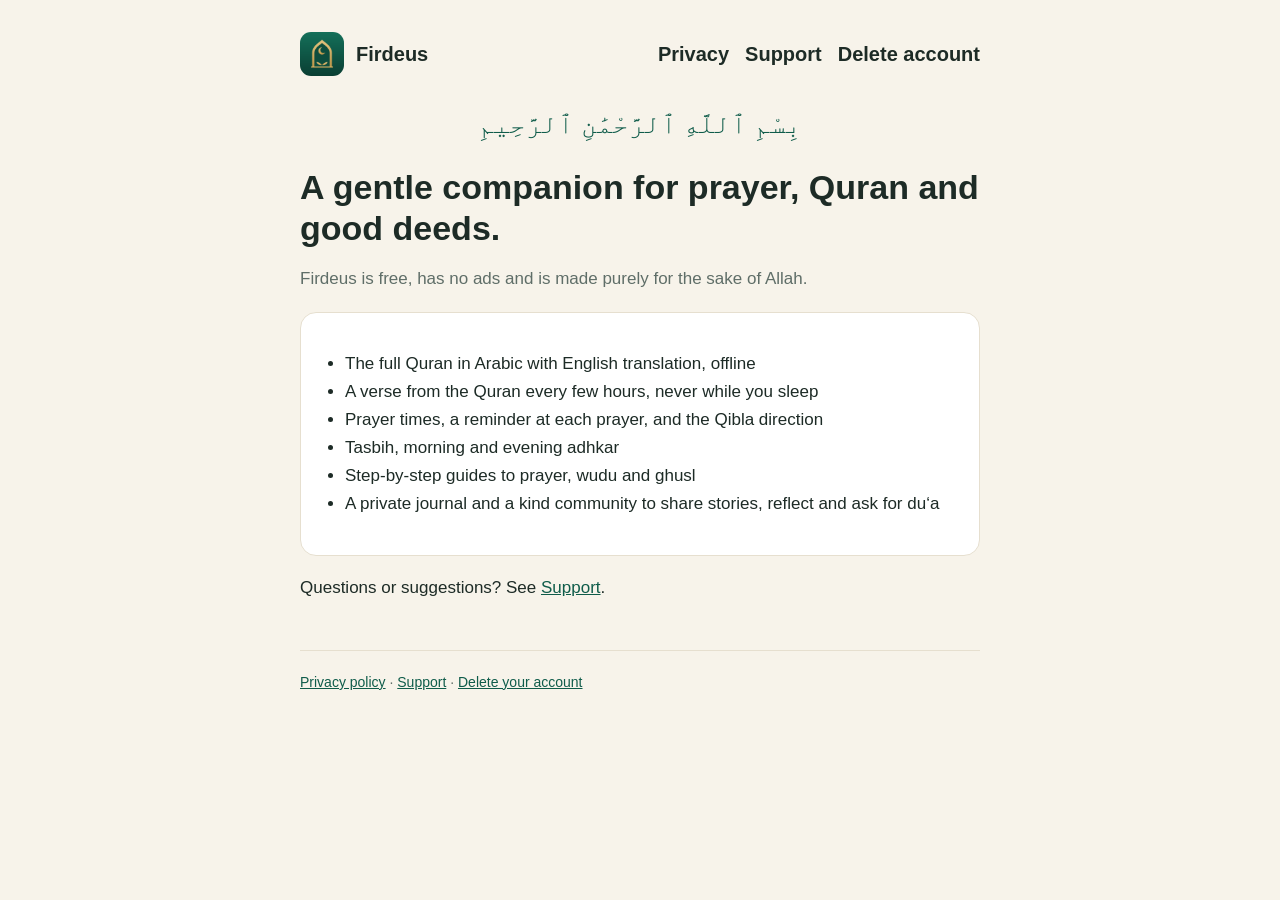
<file: index.html>
<!doctype html>
<html lang="en">
<head>
<meta charset="utf-8">
<meta name="viewport" content="width=device-width, initial-scale=1">
<title>Firdeus</title>
<meta name="description" content="Firdeus is a free, ad-free Muslim companion app: the Quran, prayer times, Qibla, dhikr and a kind community.">
<link rel="icon" href="icon.png">
<link rel="stylesheet" href="style.css">
</head>
<body>
<main>
  <header class="site">
    <img src="icon.png" alt="">
    <a href="./">Firdeus</a>
    <nav>
      <a href="privacy.html">Privacy</a>
      <a href="support.html">Support</a>
      <a href="delete-account.html">Delete account</a>
    </nav>
  </header>

  <p class="arabic">بِسْمِ ٱللَّهِ ٱلرَّحْمَٰنِ ٱلرَّحِيمِ</p>
  <h1>A gentle companion for prayer, Quran and good deeds.</h1>
  <p class="muted">Firdeus is free, has no ads and is made purely for the sake of Allah.</p>

  <div class="card">
    <ul>
      <li>The full Quran in Arabic with English translation, offline</li>
      <li>A verse from the Quran every few hours, never while you sleep</li>
      <li>Prayer times, a reminder at each prayer, and the Qibla direction</li>
      <li>Tasbih, morning and evening adhkar</li>
      <li>Step-by-step guides to prayer, wudu and ghusl</li>
      <li>A private journal and a kind community to share stories, reflect and ask for du‘a</li>
    </ul>
  </div>

  <p>Questions or suggestions? See <a href="support.html">Support</a>.</p>

  <footer>
    <a href="privacy.html">Privacy policy</a> · <a href="support.html">Support</a> · <a href="delete-account.html">Delete your account</a>
  </footer>
</main>
</body>
</html>
</file>
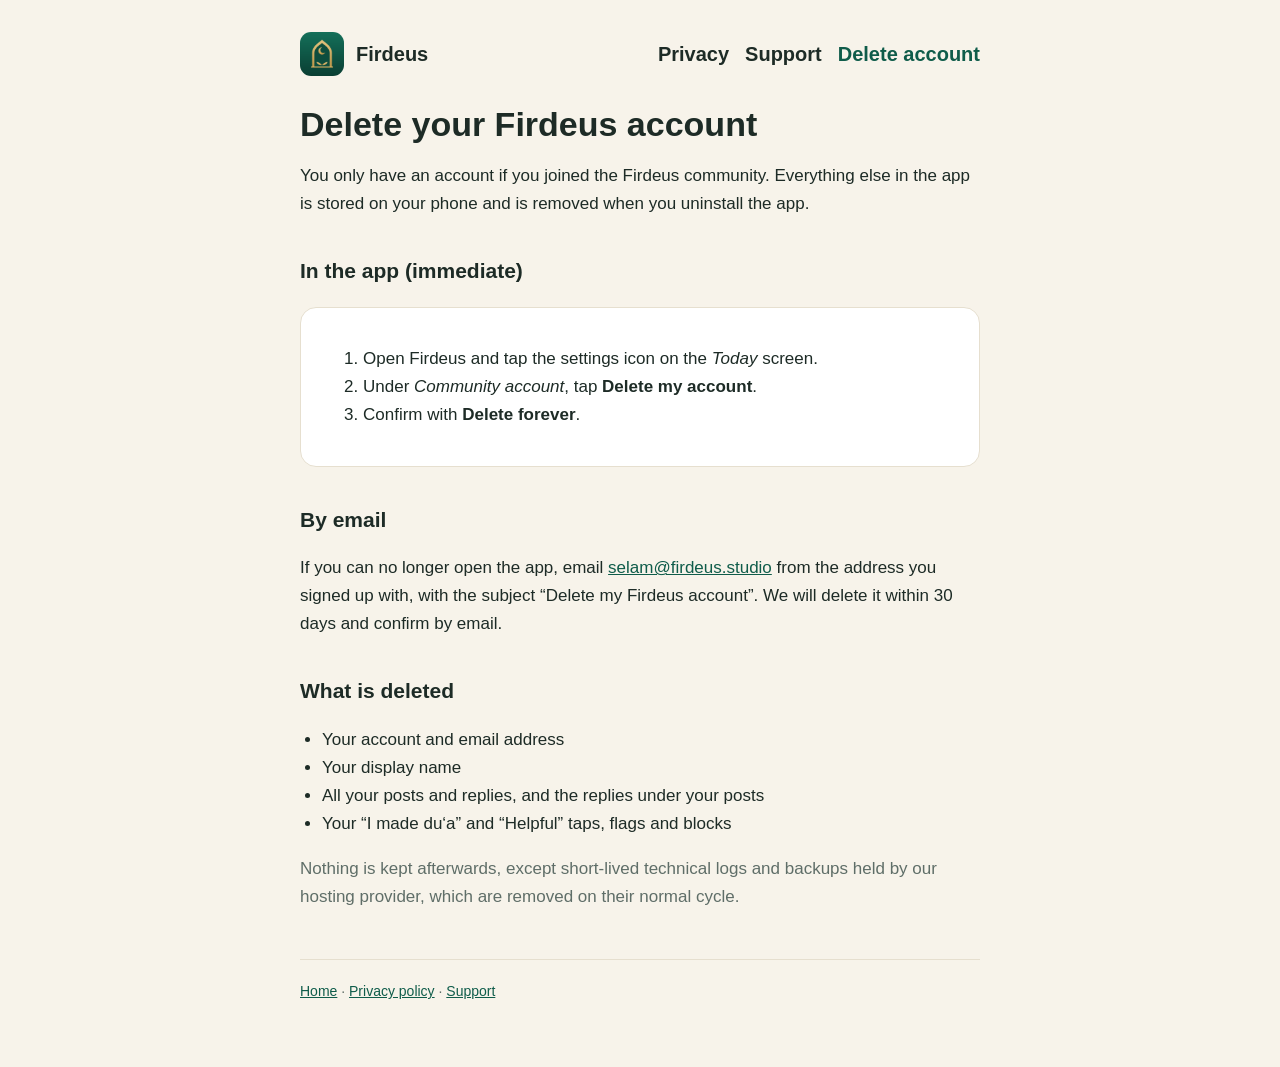
<file: delete-account.html>
<!doctype html>
<html lang="en">
<head>
<meta charset="utf-8">
<meta name="viewport" content="width=device-width, initial-scale=1">
<title>Delete Firdeus Account</title>
<meta name="description" content="How to delete your Firdeus community account and data.">
<link rel="icon" href="icon.png">
<link rel="stylesheet" href="style.css">
</head>
<body>
<main>
  <header class="site">
    <img src="icon.png" alt="">
    <a href="./">Firdeus</a>
    <nav>
      <a href="privacy.html">Privacy</a>
      <a href="support.html">Support</a>
      <a href="delete-account.html" aria-current="page">Delete account</a>
    </nav>
  </header>

  <h1>Delete your Firdeus account</h1>
  <p>You only have an account if you joined the Firdeus community. Everything else in the app is stored on your
  phone and is removed when you uninstall the app.</p>

  <h2>In the app (immediate)</h2>
  <div class="card">
    <ol>
      <li>Open Firdeus and tap the settings icon on the <em>Today</em> screen.</li>
      <li>Under <em>Community account</em>, tap <strong>Delete my account</strong>.</li>
      <li>Confirm with <strong>Delete forever</strong>.</li>
    </ol>
  </div>

  <h2>By email</h2>
  <p>If you can no longer open the app, email
  <a href="mailto:selam@firdeus.studio?subject=Delete%20my%20Firdeus%20account">selam@firdeus.studio</a>
  from the address you signed up with, with the subject “Delete my Firdeus account”. We will delete it within
  30 days and confirm by email.</p>

  <h2>What is deleted</h2>
  <ul>
    <li>Your account and email address</li>
    <li>Your display name</li>
    <li>All your posts and replies, and the replies under your posts</li>
    <li>Your “I made du‘a” and “Helpful” taps, flags and blocks</li>
  </ul>
  <p class="muted">Nothing is kept afterwards, except short-lived technical logs and backups held by our hosting
  provider, which are removed on their normal cycle.</p>

  <footer>
    <a href="./">Home</a> · <a href="privacy.html">Privacy policy</a> · <a href="support.html">Support</a>
  </footer>
</main>
</body>
</html>
</file>
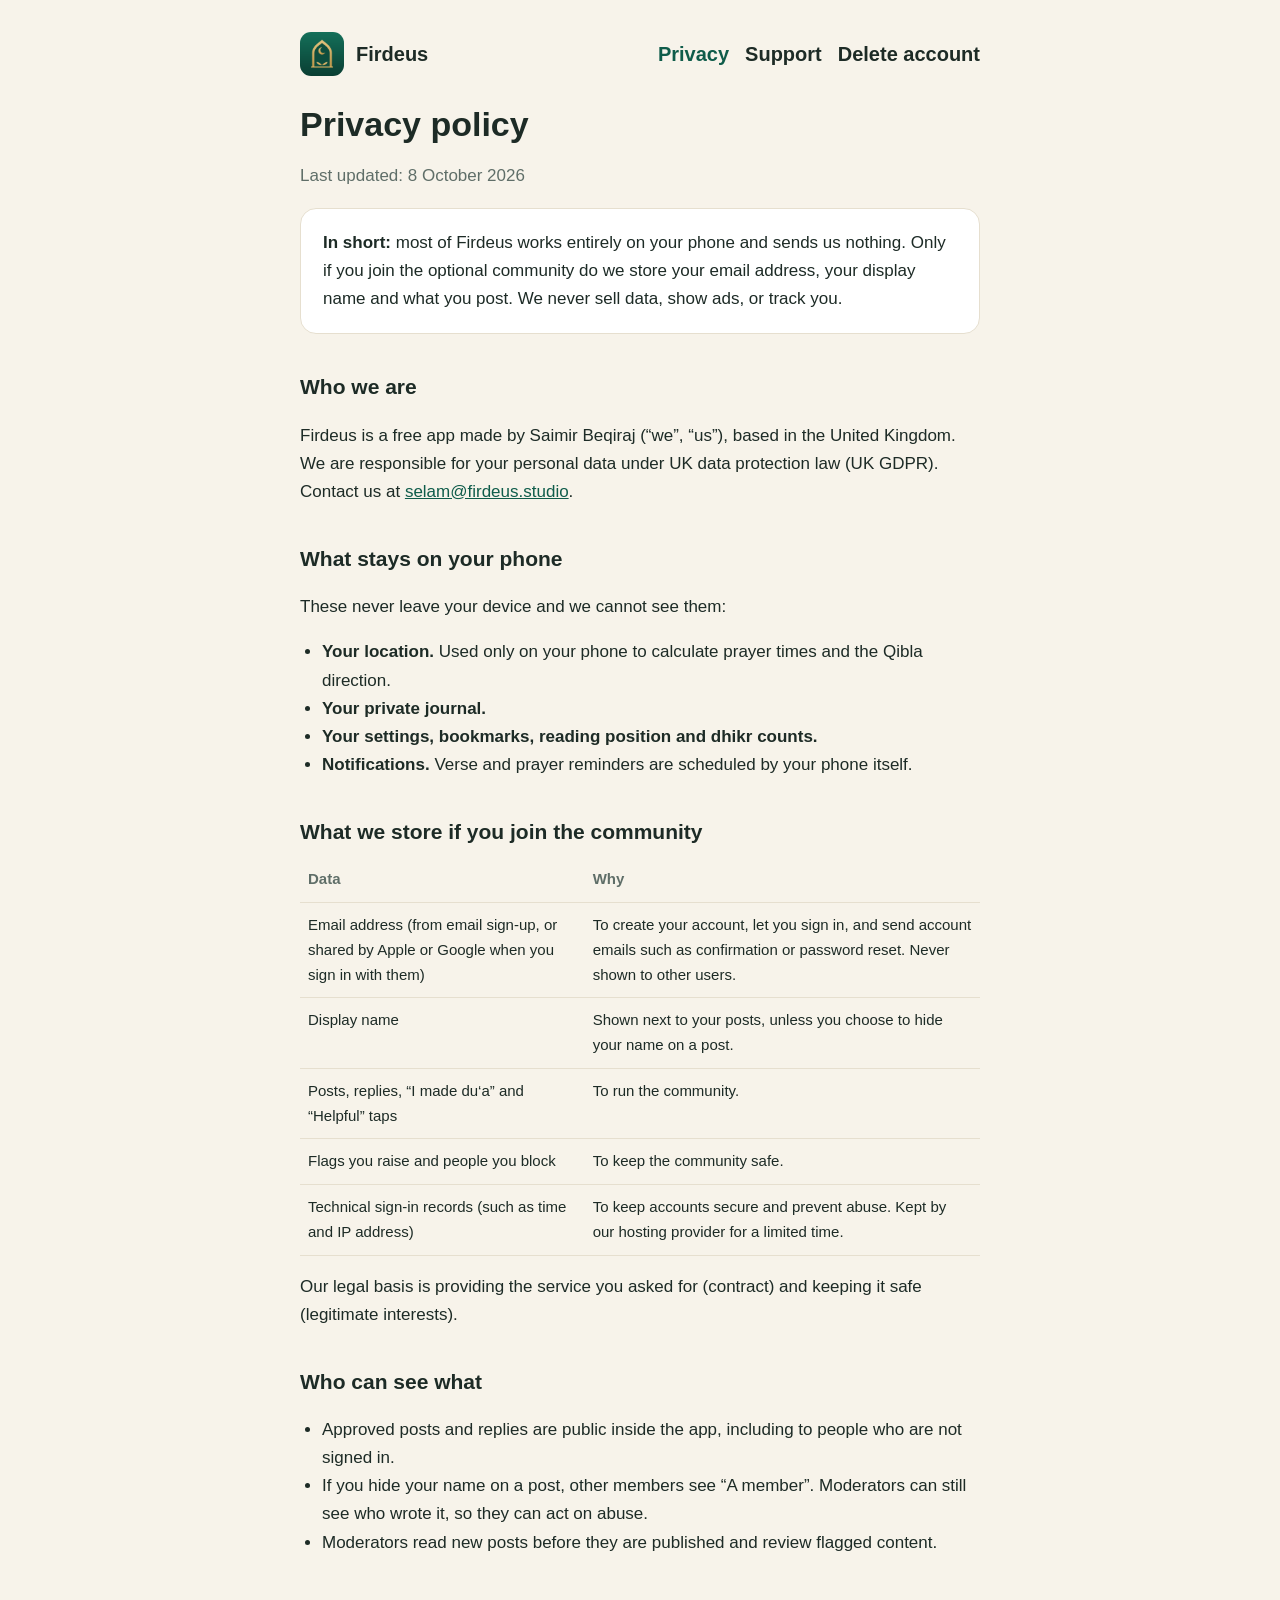
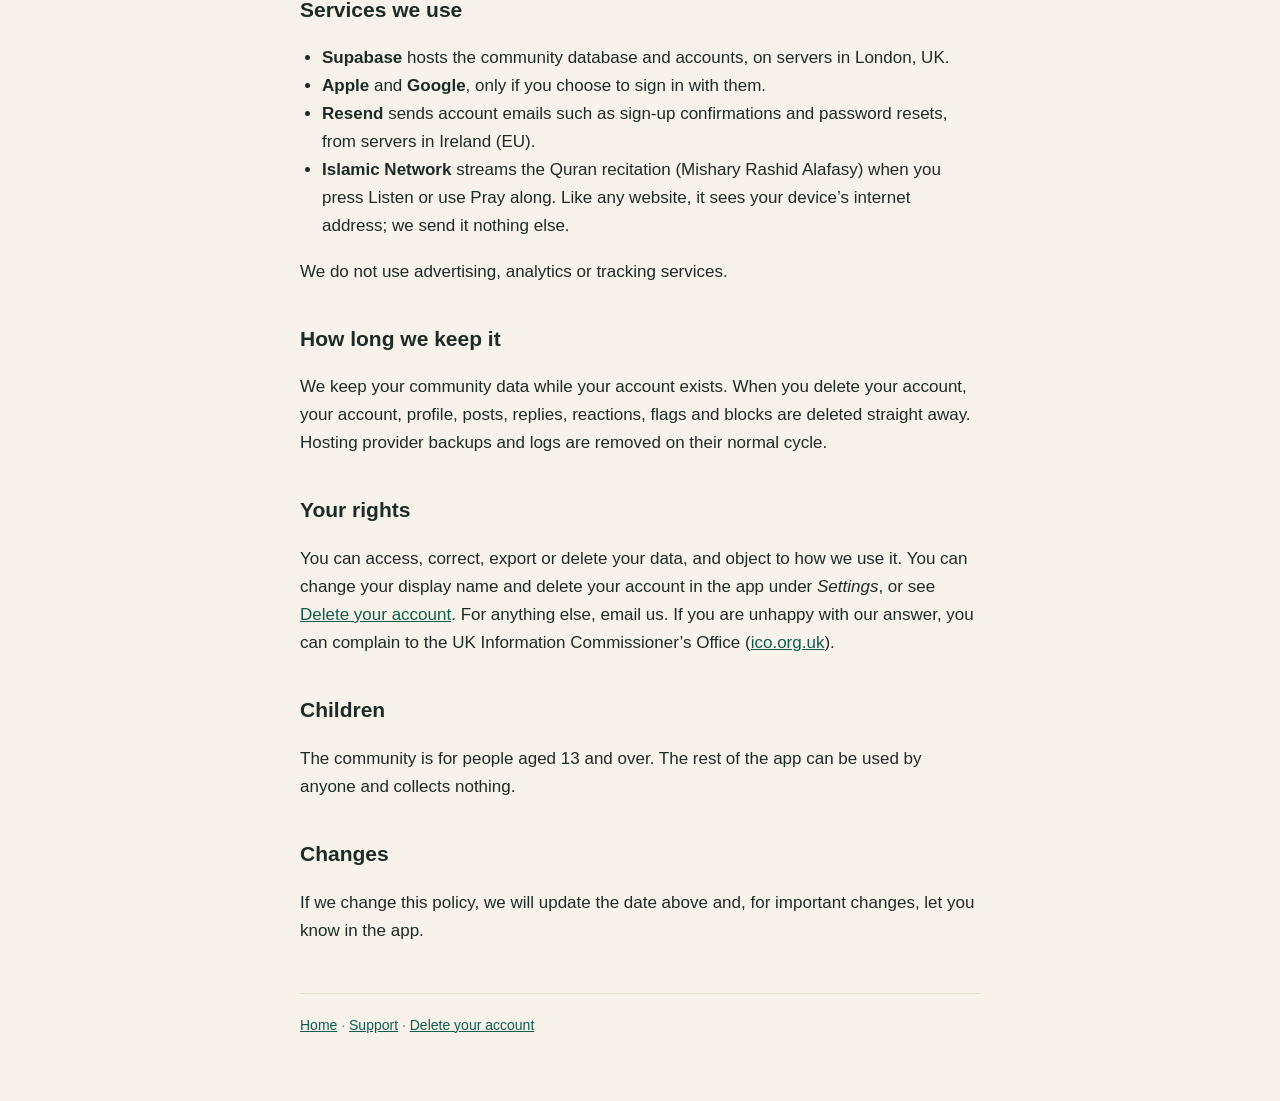
<file: privacy.html>
<!doctype html>
<html lang="en">
<head>
<meta charset="utf-8">
<meta name="viewport" content="width=device-width, initial-scale=1">
<title>Firdeus Privacy</title>
<meta name="description" content="How the Firdeus app handles your data.">
<link rel="icon" href="icon.png">
<link rel="stylesheet" href="style.css">
</head>
<body>
<main>
  <header class="site">
    <img src="icon.png" alt="">
    <a href="./">Firdeus</a>
    <nav>
      <a href="privacy.html" aria-current="page">Privacy</a>
      <a href="support.html">Support</a>
      <a href="delete-account.html">Delete account</a>
    </nav>
  </header>

  <h1>Privacy policy</h1>
  <p class="muted">Last updated: 8 October 2026</p>

  <div class="card">
    <strong>In short:</strong> most of Firdeus works entirely on your phone and sends us nothing. Only if you join the
    optional community do we store your email address, your display name and what you post. We never sell data,
    show ads, or track you.
  </div>

  <h2>Who we are</h2>
  <p>Firdeus is a free app made by Saimir Beqiraj (“we”, “us”), based in the United Kingdom. We are responsible for
  your personal data under UK data protection law (UK GDPR). Contact us at
  <a href="mailto:selam@firdeus.studio">selam@firdeus.studio</a>.</p>

  <h2>What stays on your phone</h2>
  <p>These never leave your device and we cannot see them:</p>
  <ul>
    <li><strong>Your location.</strong> Used only on your phone to calculate prayer times and the Qibla direction.</li>
    <li><strong>Your private journal.</strong></li>
    <li><strong>Your settings, bookmarks, reading position and dhikr counts.</strong></li>
    <li><strong>Notifications.</strong> Verse and prayer reminders are scheduled by your phone itself.</li>
  </ul>

  <h2>What we store if you join the community</h2>
  <div class="table-wrap">
  <table>
    <tr><th>Data</th><th>Why</th></tr>
    <tr><td>Email address (from email sign-up, or shared by Apple or Google when you sign in with them)</td><td>To create your account, let you sign in, and send account emails such as confirmation or password reset. Never shown to other users.</td></tr>
    <tr><td>Display name</td><td>Shown next to your posts, unless you choose to hide your name on a post.</td></tr>
    <tr><td>Posts, replies, “I made du‘a” and “Helpful” taps</td><td>To run the community.</td></tr>
    <tr><td>Flags you raise and people you block</td><td>To keep the community safe.</td></tr>
    <tr><td>Technical sign-in records (such as time and IP address)</td><td>To keep accounts secure and prevent abuse. Kept by our hosting provider for a limited time.</td></tr>
  </table>
  </div>
  <p>Our legal basis is providing the service you asked for (contract) and keeping it safe (legitimate interests).</p>

  <h2>Who can see what</h2>
  <ul>
    <li>Approved posts and replies are public inside the app, including to people who are not signed in.</li>
    <li>If you hide your name on a post, other members see “A member”. Moderators can still see who wrote it, so they can act on abuse.</li>
    <li>Moderators read new posts before they are published and review flagged content.</li>
  </ul>

  <h2>Services we use</h2>
  <ul>
    <li><strong>Supabase</strong> hosts the community database and accounts, on servers in London, UK.</li>
    <li><strong>Apple</strong> and <strong>Google</strong>, only if you choose to sign in with them.</li>
    <li><strong>Resend</strong> sends account emails such as sign-up confirmations and password resets, from servers in Ireland (EU).</li>
    <li><strong>Islamic Network</strong> streams the Quran recitation (Mishary Rashid Alafasy) when you press Listen or use Pray along. Like any website, it sees your device’s internet address; we send it nothing else.</li>
  </ul>
  <p>We do not use advertising, analytics or tracking services.</p>

  <h2>How long we keep it</h2>
  <p>We keep your community data while your account exists. When you delete your account, your account, profile,
  posts, replies, reactions, flags and blocks are deleted straight away. Hosting provider backups and logs are
  removed on their normal cycle.</p>

  <h2>Your rights</h2>
  <p>You can access, correct, export or delete your data, and object to how we use it. You can change your display
  name and delete your account in the app under <em>Settings</em>, or see <a href="delete-account.html">Delete your
  account</a>. For anything else, email us. If you are unhappy with our answer, you can complain to the UK
  Information Commissioner’s Office (<a href="https://ico.org.uk">ico.org.uk</a>).</p>

  <h2>Children</h2>
  <p>The community is for people aged 13 and over. The rest of the app can be used by anyone and collects nothing.</p>

  <h2>Changes</h2>
  <p>If we change this policy, we will update the date above and, for important changes, let you know in the app.</p>

  <footer>
    <a href="./">Home</a> · <a href="support.html">Support</a> · <a href="delete-account.html">Delete your account</a>
  </footer>
</main>
</body>
</html>
</file>
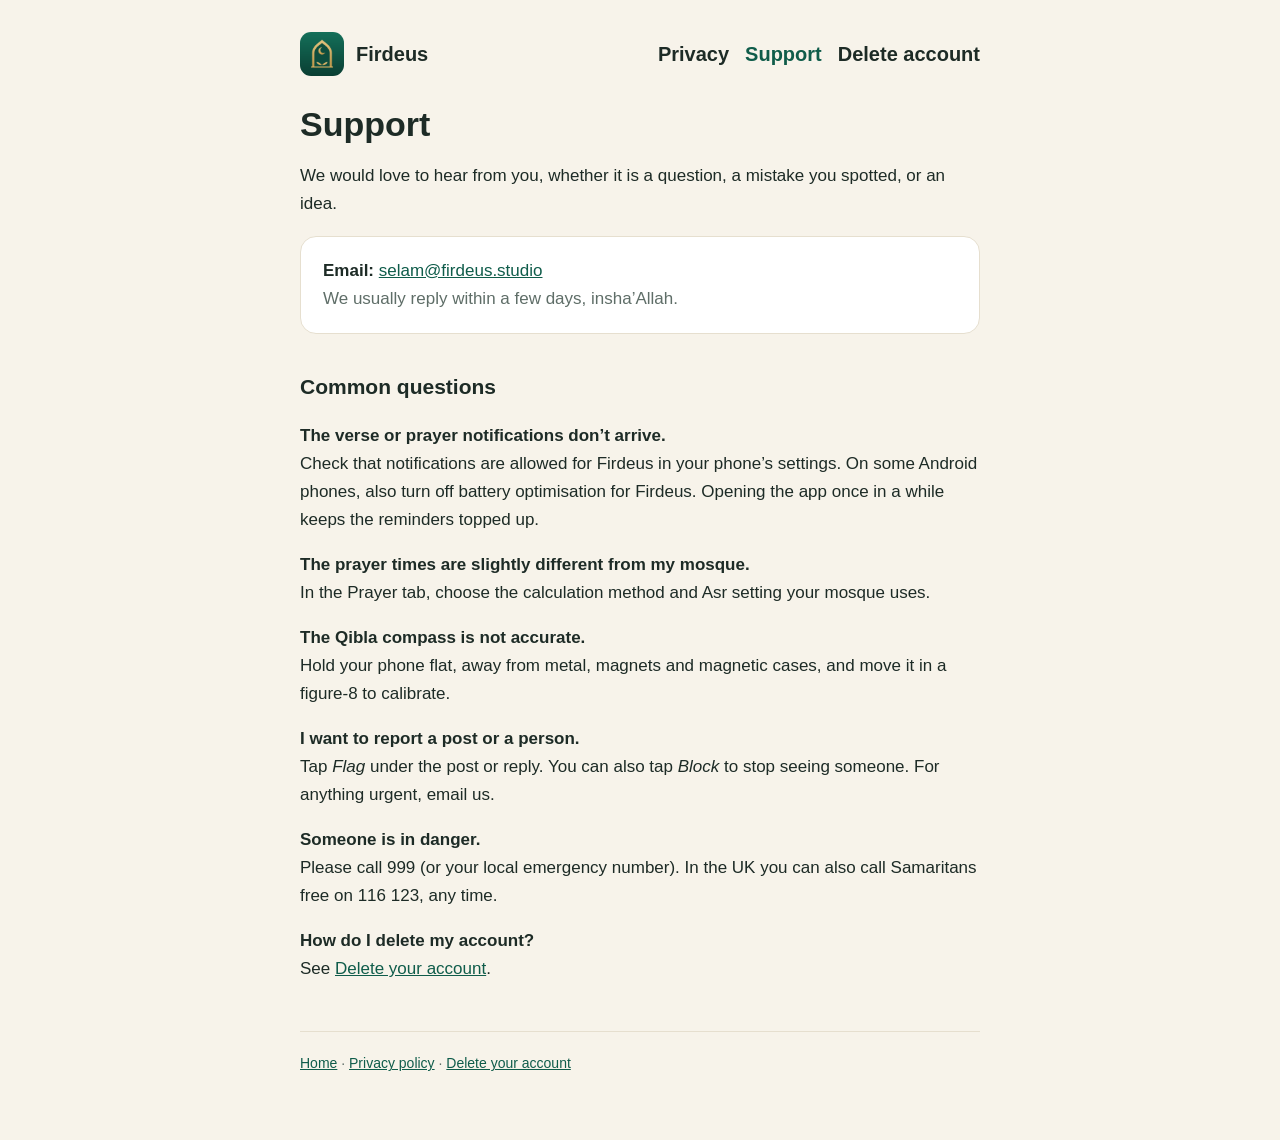
<file: support.html>
<!doctype html>
<html lang="en">
<head>
<meta charset="utf-8">
<meta name="viewport" content="width=device-width, initial-scale=1">
<title>Firdeus Support</title>
<meta name="description" content="Help and contact for the Firdeus app.">
<link rel="icon" href="icon.png">
<link rel="stylesheet" href="style.css">
</head>
<body>
<main>
  <header class="site">
    <img src="icon.png" alt="">
    <a href="./">Firdeus</a>
    <nav>
      <a href="privacy.html">Privacy</a>
      <a href="support.html" aria-current="page">Support</a>
      <a href="delete-account.html">Delete account</a>
    </nav>
  </header>

  <h1>Support</h1>
  <p>We would love to hear from you, whether it is a question, a mistake you spotted, or an idea.</p>

  <div class="card">
    <strong>Email:</strong> <a href="mailto:selam@firdeus.studio">selam@firdeus.studio</a><br>
    <span class="muted">We usually reply within a few days, insha’Allah.</span>
  </div>

  <h2>Common questions</h2>

  <p><strong>The verse or prayer notifications don’t arrive.</strong><br>
  Check that notifications are allowed for Firdeus in your phone’s settings. On some Android phones, also turn off
  battery optimisation for Firdeus. Opening the app once in a while keeps the reminders topped up.</p>

  <p><strong>The prayer times are slightly different from my mosque.</strong><br>
  In the Prayer tab, choose the calculation method and Asr setting your mosque uses.</p>

  <p><strong>The Qibla compass is not accurate.</strong><br>
  Hold your phone flat, away from metal, magnets and magnetic cases, and move it in a figure-8 to calibrate.</p>

  <p><strong>I want to report a post or a person.</strong><br>
  Tap <em>Flag</em> under the post or reply. You can also tap <em>Block</em> to stop seeing someone. For anything
  urgent, email us.</p>

  <p><strong>Someone is in danger.</strong><br>
  Please call 999 (or your local emergency number). In the UK you can also call Samaritans free on 116 123, any time.</p>

  <p><strong>How do I delete my account?</strong><br>
  See <a href="delete-account.html">Delete your account</a>.</p>

  <footer>
    <a href="./">Home</a> · <a href="privacy.html">Privacy policy</a> · <a href="delete-account.html">Delete your account</a>
  </footer>
</main>
</body>
</html>
</file>
<file: style.css>
:root {
  --bg: #f7f3ea;
  --card: #ffffff;
  --text: #1d2b26;
  --muted: #5f6e68;
  --primary: #0f5c4a;
  --gold: #9a7632;
  --border: #e6dfcf;
}
@media (prefers-color-scheme: dark) {
  :root {
    --bg: #0e1513;
    --card: #17211e;
    --text: #ece7dc;
    --muted: #9aa8a2;
    --primary: #3fae8f;
    --gold: #d6b46a;
    --border: #26332f;
  }
}
* { box-sizing: border-box; }
html { -webkit-text-size-adjust: 100%; }
body {
  margin: 0;
  background: var(--bg);
  color: var(--text);
  font: 17px/1.65 -apple-system, BlinkMacSystemFont, "Segoe UI", Roboto, "Helvetica Neue", Arial, sans-serif;
}
main { max-width: 720px; margin: 0 auto; padding: 32px 20px 64px; }
header.site { display: flex; align-items: center; gap: 12px; margin-bottom: 28px; }
header.site img { width: 44px; height: 44px; border-radius: 11px; }
header.site a { color: var(--text); text-decoration: none; font-weight: 700; font-size: 20px; }
nav { margin-left: auto; display: flex; gap: 16px; flex-wrap: wrap; font-size: 15px; }
nav a { color: var(--muted); text-decoration: none; }
nav a:hover, nav a[aria-current] { color: var(--primary); }
h1 { font-size: 34px; line-height: 1.2; margin: 8px 0 8px; }
h2 { font-size: 21px; margin: 36px 0 8px; }
p, li { color: var(--text); }
.muted { color: var(--muted); }
a { color: var(--primary); }
.card { background: var(--card); border: 1px solid var(--border); border-radius: 16px; padding: 20px 22px; margin: 18px 0; }
.arabic { font-family: "Amiri", "Traditional Arabic", serif; font-size: 26px; color: var(--primary); text-align: center; direction: rtl; margin: 8px 0 20px; }
ul { padding-left: 22px; }
table { width: 100%; border-collapse: collapse; font-size: 15px; }
th, td { text-align: left; padding: 10px 8px; border-bottom: 1px solid var(--border); vertical-align: top; }
th { color: var(--muted); font-weight: 600; }
.table-wrap { overflow-x: auto; }
footer { margin-top: 48px; font-size: 14px; color: var(--muted); border-top: 1px solid var(--border); padding-top: 20px; }
@media (max-width: 560px) {
  header.site { flex-wrap: wrap; }
  nav { margin-left: 0; width: 100%; }
  h1 { font-size: 28px; }
}
</file>
